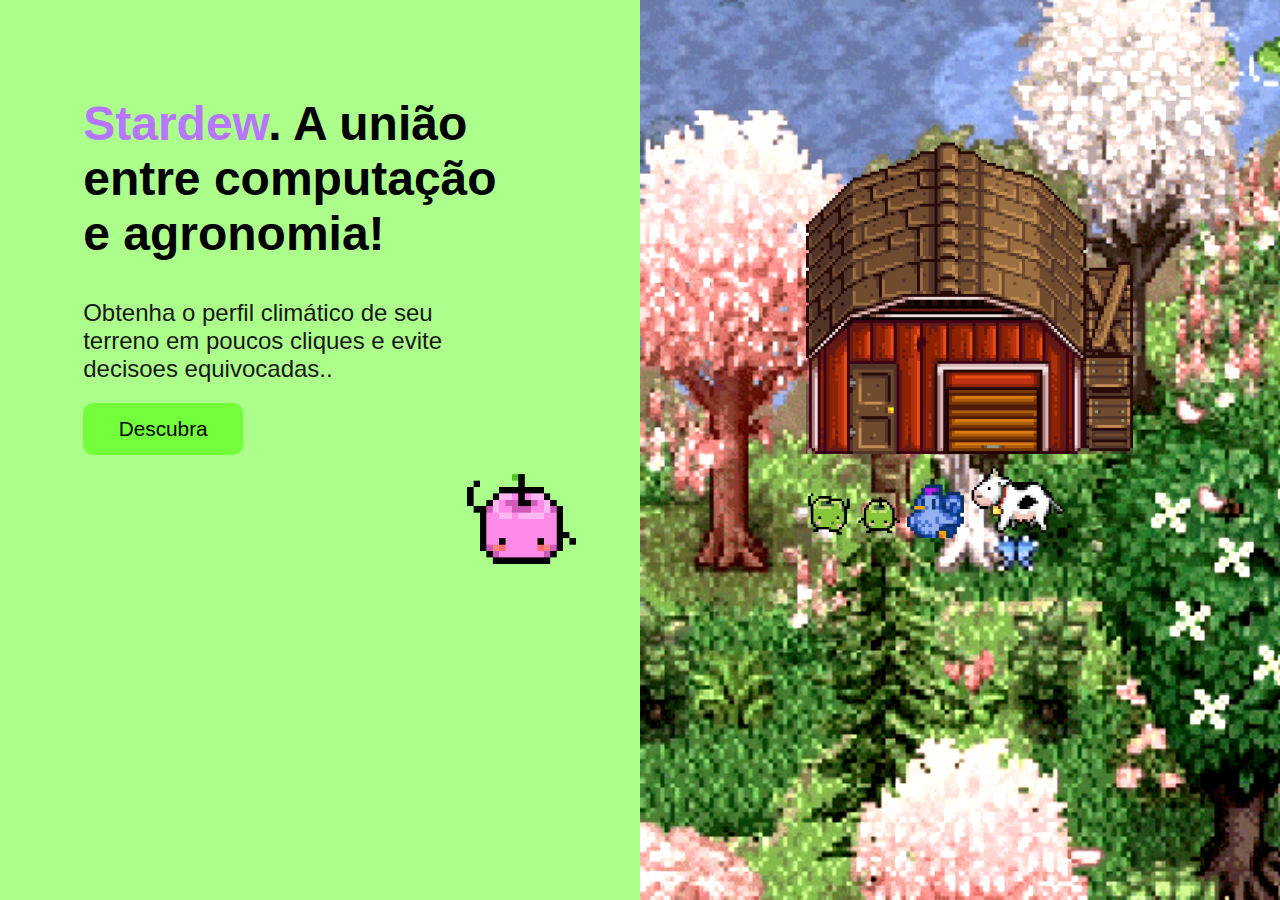
<file: index.html>
<!DOCTYPE html>
<html lang="pt-br">
<head>
    <meta charset="UTF-8">
    <meta name="viewport" content="width=device-width, initial-scale=1.0">
    <link rel="stylesheet" href="index.css">
    <title>Stardew</title>
</head>
<body>
   
        
        <header>
            <h2> <span style="color: rgb(182, 118, 255);">Stardew</span>. A união entre computação e agronomia!</h2>
            <p>Obtenha o perfil climático de seu terreno em
                poucos cliques e evite decisoes
                equivocadas..</p>
                <a href="pagina_inicial.html"><button>Descubra</button></a>
                <img src="img/JunimoVioleta.gif" class="junimo_rosa">
                 

        </header>
        <div class="fundo_fazendinha"></div> 
        <div class="fazendinha">
            <img src="img/celeiro.png" class="celeiro">
            <img src="img/JunimoVerdeDupla.gif"  class="junimo2">
            <img src="img/BlueChickenStardewBlue.gif" class="galinha">
            <img src="img/CowGifVeryCuteCowOMG.gif" class="vaquinha">
          
        </div>
        <img src="img/background.gif" class="faz">
</body>
</html>
</file>
<file: index.css>
*{
    background-color: rgb(172, 255, 139);
    font-family:'Trebuchet MS', 'Lucida Sans Unicode', 'Lucida Grande', 'Lucida Sans', Arial, sans-serif;
    margin: 0px;
}
header{
  display: inline-block;
    width: 50%;
}

header h2{
    margin-top: 15%;
    margin-left: 13%;
    margin-bottom: 0px;
    font-size: 3em;
    width: 70%;
}
header p{
  margin-top: 6%;
  margin-left: 13%;
  width: 60%;
    font-size: 1.5em;
    color: #181818;
}
header a{
  text-decoration: none;
}
header button{
    background-color: rgb(116, 255, 60);
    border-radius: 10px;
    width: 25%;
    height: 2.5em;
    border: none;
    margin-left: 13%;
    margin-top: 3%;
    font-size: 1.3em;
}
header button:hover{
  transform: scale(1.1);
  transition: all 0.5s;

}
 .fundo_fazendinha{
  width: 50%;
  height: 100%;
  position: absolute;
  top: 0;
  right: 0;
  background: url('img/background.gif') center center no-repeat;
  background-size: cover;
  z-index: 1;
  filter: contrast(150%);
}
.faz{
  display: none;
}
.fazendinha{
  width: 30%;
  float: right;
  z-index: 2;
  position: relative;
  background: transparent;
  margin-top: 10%;
  margin-right: 7%;
}
.celeiro{
  
    width: 85%;
    background-color: transparent;
}
.junimo2{
  width: 25%;
;
  
    background-color: transparent;
}
.galinha{
  width: 15%;

  ;
    background-color: transparent;
}
.vaquinha{
  width: 25%;

  ;
    background-color: transparent;
}
.junimo_rosa {
  width: 23%;
  margin-left: 70%;
  }
  @media (max-width: 1000px){
    .fazendinha {
      margin-top: 20%;
      margin-right: 8%;

  }

  }
  @media (max-width: 860px){
    header h2 {
      font-size: 2em;
  }
  header p {
    width: 70%;
}
header button{
  width: 45%;
}
    .fazendinha {
      width: 40%;
      margin-top: 20%;
      margin-right: 1%;

  }
  .faz{
    z-index: 1;
    position: absolute;
    filter: contrast(150%);
    display: block;
    width: 100%;
  height: 50%;
}
.fundo_fazendinha{
  display: none;
}
  body{
    height: 100%;
  }
  }
  @media (max-width: 600px){
    .fazendinha {
      margin-top: 40%;
      margin-right: 27%;

  }
    header{
      width: 100%;
      display: block;
    }
    .faz{
      z-index: 1;
      position: absolute;
      filter: contrast(150%);
      display: block;
      width: 100%;
    height: 50%;
}
  .fundo_fazendinha{
    display: none;
  }
}
</file>
